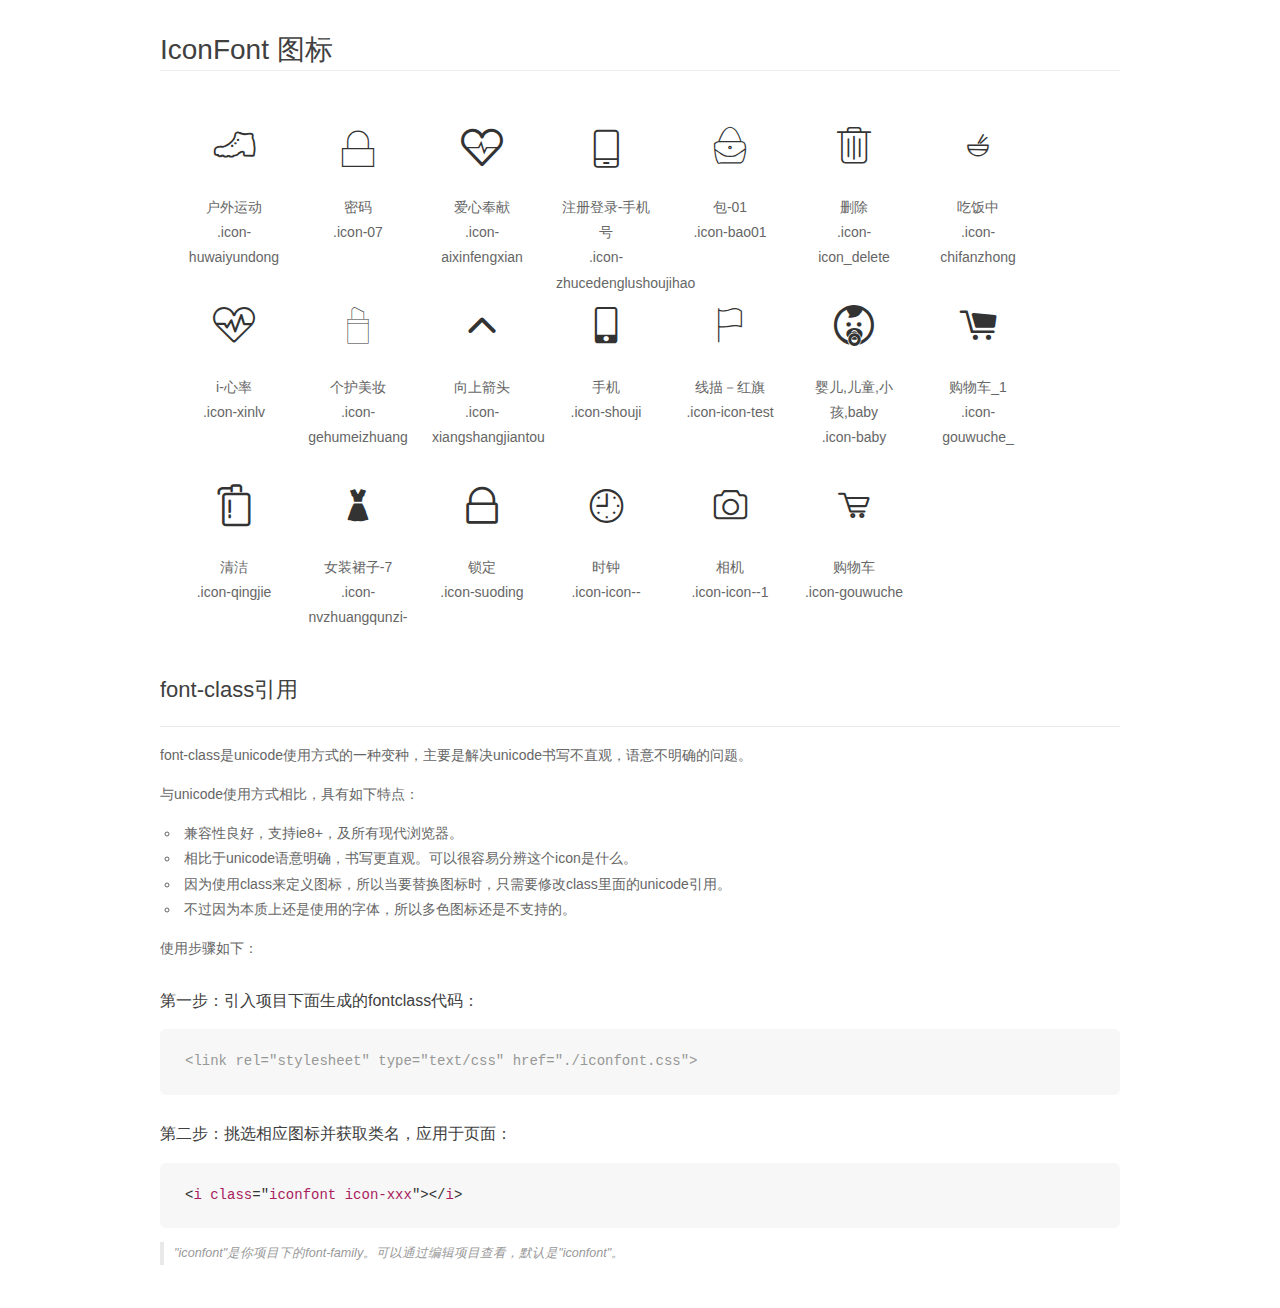
<file: kola/font/demo_fontclass.html>
<!DOCTYPE html>
<html>
<head>
    <meta charset="utf-8"/>
    <title>IconFont</title>
    <link rel="stylesheet" href="demo.css">
    <link rel="stylesheet" href="iconfont.css">
</head>
<body>
    <div class="main markdown">
        <h1>IconFont 图标</h1>
        <ul class="icon_lists clear">
            
                <li>
                <i class="icon iconfont icon-huwaiyundong"></i>
                    <div class="name">户外运动</div>
                    <div class="fontclass">.icon-huwaiyundong</div>
                </li>
            
                <li>
                <i class="icon iconfont icon-07"></i>
                    <div class="name">密码</div>
                    <div class="fontclass">.icon-07</div>
                </li>
            
                <li>
                <i class="icon iconfont icon-aixinfengxian"></i>
                    <div class="name">爱心奉献</div>
                    <div class="fontclass">.icon-aixinfengxian</div>
                </li>
            
                <li>
                <i class="icon iconfont icon-zhucedenglushoujihao"></i>
                    <div class="name">注册登录-手机号</div>
                    <div class="fontclass">.icon-zhucedenglushoujihao</div>
                </li>
            
                <li>
                <i class="icon iconfont icon-bao01"></i>
                    <div class="name">包-01</div>
                    <div class="fontclass">.icon-bao01</div>
                </li>
            
                <li>
                <i class="icon iconfont icon-icon_delete"></i>
                    <div class="name">删除</div>
                    <div class="fontclass">.icon-icon_delete</div>
                </li>
            
                <li>
                <i class="icon iconfont icon-chifanzhong"></i>
                    <div class="name">吃饭中</div>
                    <div class="fontclass">.icon-chifanzhong</div>
                </li>
            
                <li>
                <i class="icon iconfont icon-xinlv"></i>
                    <div class="name">i-心率</div>
                    <div class="fontclass">.icon-xinlv</div>
                </li>
            
                <li>
                <i class="icon iconfont icon-gehumeizhuang"></i>
                    <div class="name">个护美妆</div>
                    <div class="fontclass">.icon-gehumeizhuang</div>
                </li>
            
                <li>
                <i class="icon iconfont icon-xiangshangjiantou"></i>
                    <div class="name">向上箭头</div>
                    <div class="fontclass">.icon-xiangshangjiantou</div>
                </li>
            
                <li>
                <i class="icon iconfont icon-shouji"></i>
                    <div class="name">手机</div>
                    <div class="fontclass">.icon-shouji</div>
                </li>
            
                <li>
                <i class="icon iconfont icon-icon-test"></i>
                    <div class="name">线描－红旗</div>
                    <div class="fontclass">.icon-icon-test</div>
                </li>
            
                <li>
                <i class="icon iconfont icon-baby"></i>
                    <div class="name">婴儿,儿童,小孩,baby</div>
                    <div class="fontclass">.icon-baby</div>
                </li>
            
                <li>
                <i class="icon iconfont icon-gouwuche_"></i>
                    <div class="name">购物车_1</div>
                    <div class="fontclass">.icon-gouwuche_</div>
                </li>
            
                <li>
                <i class="icon iconfont icon-qingjie"></i>
                    <div class="name">清洁</div>
                    <div class="fontclass">.icon-qingjie</div>
                </li>
            
                <li>
                <i class="icon iconfont icon-nvzhuangqunzi-"></i>
                    <div class="name">女装裙子-7</div>
                    <div class="fontclass">.icon-nvzhuangqunzi-</div>
                </li>
            
                <li>
                <i class="icon iconfont icon-suoding"></i>
                    <div class="name">锁定</div>
                    <div class="fontclass">.icon-suoding</div>
                </li>
            
                <li>
                <i class="icon iconfont icon-icon--"></i>
                    <div class="name">时钟</div>
                    <div class="fontclass">.icon-icon--</div>
                </li>
            
                <li>
                <i class="icon iconfont icon-icon--1"></i>
                    <div class="name">相机</div>
                    <div class="fontclass">.icon-icon--1</div>
                </li>
            
                <li>
                <i class="icon iconfont icon-gouwuche"></i>
                    <div class="name">购物车</div>
                    <div class="fontclass">.icon-gouwuche</div>
                </li>
            
        </ul>

        <h2 id="font-class-">font-class引用</h2>
        <hr>

        <p>font-class是unicode使用方式的一种变种，主要是解决unicode书写不直观，语意不明确的问题。</p>
        <p>与unicode使用方式相比，具有如下特点：</p>
        <ul>
        <li>兼容性良好，支持ie8+，及所有现代浏览器。</li>
        <li>相比于unicode语意明确，书写更直观。可以很容易分辨这个icon是什么。</li>
        <li>因为使用class来定义图标，所以当要替换图标时，只需要修改class里面的unicode引用。</li>
        <li>不过因为本质上还是使用的字体，所以多色图标还是不支持的。</li>
        </ul>
        <p>使用步骤如下：</p>
        <h3 id="-fontclass-">第一步：引入项目下面生成的fontclass代码：</h3>


        <pre><code class="lang-js hljs javascript"><span class="hljs-comment">&lt;link rel="stylesheet" type="text/css" href="./iconfont.css"&gt;</span></code></pre>
        <h3 id="-">第二步：挑选相应图标并获取类名，应用于页面：</h3>
        <pre><code class="lang-css hljs">&lt;<span class="hljs-selector-tag">i</span> <span class="hljs-selector-tag">class</span>="<span class="hljs-selector-tag">iconfont</span> <span class="hljs-selector-tag">icon-xxx</span>"&gt;&lt;/<span class="hljs-selector-tag">i</span>&gt;</code></pre>
        <blockquote>
        <p>"iconfont"是你项目下的font-family。可以通过编辑项目查看，默认是"iconfont"。</p>
        </blockquote>
    </div>
</body>
</html>
</file>
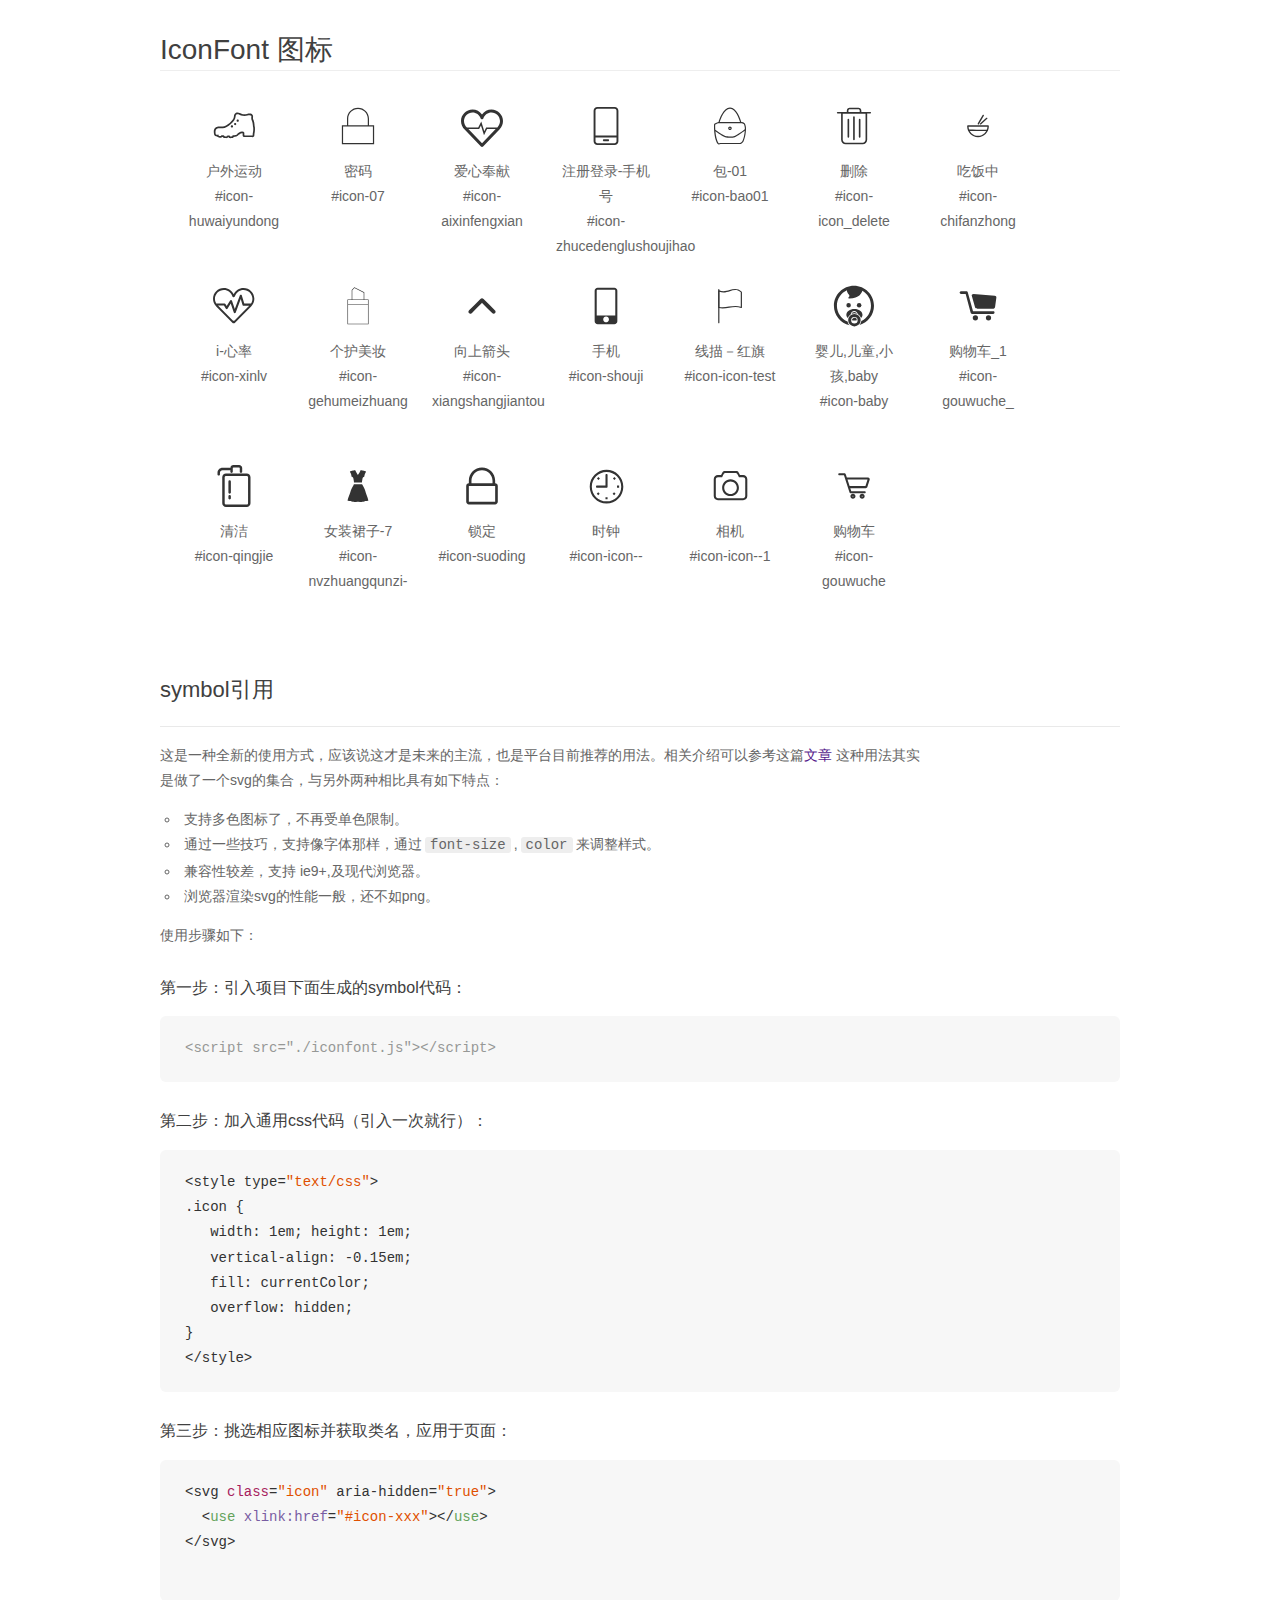
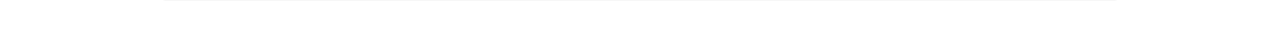
<file: kola/font/demo_symbol.html>
<!DOCTYPE html>
<html>
<head>
    <meta charset="utf-8"/>
    <title>IconFont</title>
    <link rel="stylesheet" href="demo.css">
    <script src="iconfont.js"></script>

    <style type="text/css">
        .icon {
          /* 通过设置 font-size 来改变图标大小 */
          width: 1em; height: 1em;
          /* 图标和文字相邻时，垂直对齐 */
          vertical-align: -0.15em;
          /* 通过设置 color 来改变 SVG 的颜色/fill */
          fill: currentColor;
          /* path 和 stroke 溢出 viewBox 部分在 IE 下会显示
             normalize.css 中也包含这行 */
          overflow: hidden;
        }

    </style>
</head>
<body>
    <div class="main markdown">
        <h1>IconFont 图标</h1>
        <ul class="icon_lists clear">
            
                <li>
                    <svg class="icon" aria-hidden="true">
                        <use xlink:href="#icon-huwaiyundong"></use>
                    </svg>
                    <div class="name">户外运动</div>
                    <div class="fontclass">#icon-huwaiyundong</div>
                </li>
            
                <li>
                    <svg class="icon" aria-hidden="true">
                        <use xlink:href="#icon-07"></use>
                    </svg>
                    <div class="name">密码</div>
                    <div class="fontclass">#icon-07</div>
                </li>
            
                <li>
                    <svg class="icon" aria-hidden="true">
                        <use xlink:href="#icon-aixinfengxian"></use>
                    </svg>
                    <div class="name">爱心奉献</div>
                    <div class="fontclass">#icon-aixinfengxian</div>
                </li>
            
                <li>
                    <svg class="icon" aria-hidden="true">
                        <use xlink:href="#icon-zhucedenglushoujihao"></use>
                    </svg>
                    <div class="name">注册登录-手机号</div>
                    <div class="fontclass">#icon-zhucedenglushoujihao</div>
                </li>
            
                <li>
                    <svg class="icon" aria-hidden="true">
                        <use xlink:href="#icon-bao01"></use>
                    </svg>
                    <div class="name">包-01</div>
                    <div class="fontclass">#icon-bao01</div>
                </li>
            
                <li>
                    <svg class="icon" aria-hidden="true">
                        <use xlink:href="#icon-icon_delete"></use>
                    </svg>
                    <div class="name">删除</div>
                    <div class="fontclass">#icon-icon_delete</div>
                </li>
            
                <li>
                    <svg class="icon" aria-hidden="true">
                        <use xlink:href="#icon-chifanzhong"></use>
                    </svg>
                    <div class="name">吃饭中</div>
                    <div class="fontclass">#icon-chifanzhong</div>
                </li>
            
                <li>
                    <svg class="icon" aria-hidden="true">
                        <use xlink:href="#icon-xinlv"></use>
                    </svg>
                    <div class="name">i-心率</div>
                    <div class="fontclass">#icon-xinlv</div>
                </li>
            
                <li>
                    <svg class="icon" aria-hidden="true">
                        <use xlink:href="#icon-gehumeizhuang"></use>
                    </svg>
                    <div class="name">个护美妆</div>
                    <div class="fontclass">#icon-gehumeizhuang</div>
                </li>
            
                <li>
                    <svg class="icon" aria-hidden="true">
                        <use xlink:href="#icon-xiangshangjiantou"></use>
                    </svg>
                    <div class="name">向上箭头</div>
                    <div class="fontclass">#icon-xiangshangjiantou</div>
                </li>
            
                <li>
                    <svg class="icon" aria-hidden="true">
                        <use xlink:href="#icon-shouji"></use>
                    </svg>
                    <div class="name">手机</div>
                    <div class="fontclass">#icon-shouji</div>
                </li>
            
                <li>
                    <svg class="icon" aria-hidden="true">
                        <use xlink:href="#icon-icon-test"></use>
                    </svg>
                    <div class="name">线描－红旗</div>
                    <div class="fontclass">#icon-icon-test</div>
                </li>
            
                <li>
                    <svg class="icon" aria-hidden="true">
                        <use xlink:href="#icon-baby"></use>
                    </svg>
                    <div class="name">婴儿,儿童,小孩,baby</div>
                    <div class="fontclass">#icon-baby</div>
                </li>
            
                <li>
                    <svg class="icon" aria-hidden="true">
                        <use xlink:href="#icon-gouwuche_"></use>
                    </svg>
                    <div class="name">购物车_1</div>
                    <div class="fontclass">#icon-gouwuche_</div>
                </li>
            
                <li>
                    <svg class="icon" aria-hidden="true">
                        <use xlink:href="#icon-qingjie"></use>
                    </svg>
                    <div class="name">清洁</div>
                    <div class="fontclass">#icon-qingjie</div>
                </li>
            
                <li>
                    <svg class="icon" aria-hidden="true">
                        <use xlink:href="#icon-nvzhuangqunzi-"></use>
                    </svg>
                    <div class="name">女装裙子-7</div>
                    <div class="fontclass">#icon-nvzhuangqunzi-</div>
                </li>
            
                <li>
                    <svg class="icon" aria-hidden="true">
                        <use xlink:href="#icon-suoding"></use>
                    </svg>
                    <div class="name">锁定</div>
                    <div class="fontclass">#icon-suoding</div>
                </li>
            
                <li>
                    <svg class="icon" aria-hidden="true">
                        <use xlink:href="#icon-icon--"></use>
                    </svg>
                    <div class="name">时钟</div>
                    <div class="fontclass">#icon-icon--</div>
                </li>
            
                <li>
                    <svg class="icon" aria-hidden="true">
                        <use xlink:href="#icon-icon--1"></use>
                    </svg>
                    <div class="name">相机</div>
                    <div class="fontclass">#icon-icon--1</div>
                </li>
            
                <li>
                    <svg class="icon" aria-hidden="true">
                        <use xlink:href="#icon-gouwuche"></use>
                    </svg>
                    <div class="name">购物车</div>
                    <div class="fontclass">#icon-gouwuche</div>
                </li>
            
        </ul>


        <h2 id="symbol-">symbol引用</h2>
        <hr>

        <p>这是一种全新的使用方式，应该说这才是未来的主流，也是平台目前推荐的用法。相关介绍可以参考这篇<a href="">文章</a>
        这种用法其实是做了一个svg的集合，与另外两种相比具有如下特点：</p>
        <ul>
          <li>支持多色图标了，不再受单色限制。</li>
          <li>通过一些技巧，支持像字体那样，通过<code>font-size</code>,<code>color</code>来调整样式。</li>
          <li>兼容性较差，支持 ie9+,及现代浏览器。</li>
          <li>浏览器渲染svg的性能一般，还不如png。</li>
        </ul>
        <p>使用步骤如下：</p>
        <h3 id="-symbol-">第一步：引入项目下面生成的symbol代码：</h3>
        <pre><code class="lang-js hljs javascript"><span class="hljs-comment">&lt;script src="./iconfont.js"&gt;&lt;/script&gt;</span></code></pre>
        <h3 id="-css-">第二步：加入通用css代码（引入一次就行）：</h3>
        <pre><code class="lang-js hljs javascript">&lt;style type=<span class="hljs-string">"text/css"</span>&gt;
.icon {
   width: <span class="hljs-number">1</span>em; height: <span class="hljs-number">1</span>em;
   vertical-align: <span class="hljs-number">-0.15</span>em;
   fill: currentColor;
   overflow: hidden;
}
&lt;<span class="hljs-regexp">/style&gt;</span></code></pre>
        <h3 id="-">第三步：挑选相应图标并获取类名，应用于页面：</h3>
        <pre><code class="lang-js hljs javascript">&lt;svg <span class="hljs-class"><span class="hljs-keyword">class</span></span>=<span class="hljs-string">"icon"</span> aria-hidden=<span class="hljs-string">"true"</span>&gt;<span class="xml"><span class="hljs-tag">
  &lt;<span class="hljs-name">use</span> <span class="hljs-attr">xlink:href</span>=<span class="hljs-string">"#icon-xxx"</span>&gt;</span><span class="hljs-tag">&lt;/<span class="hljs-name">use</span>&gt;</span>
</span>&lt;<span class="hljs-regexp">/svg&gt;
        </span></code></pre>
    </div>
</body>
</html>
</file>
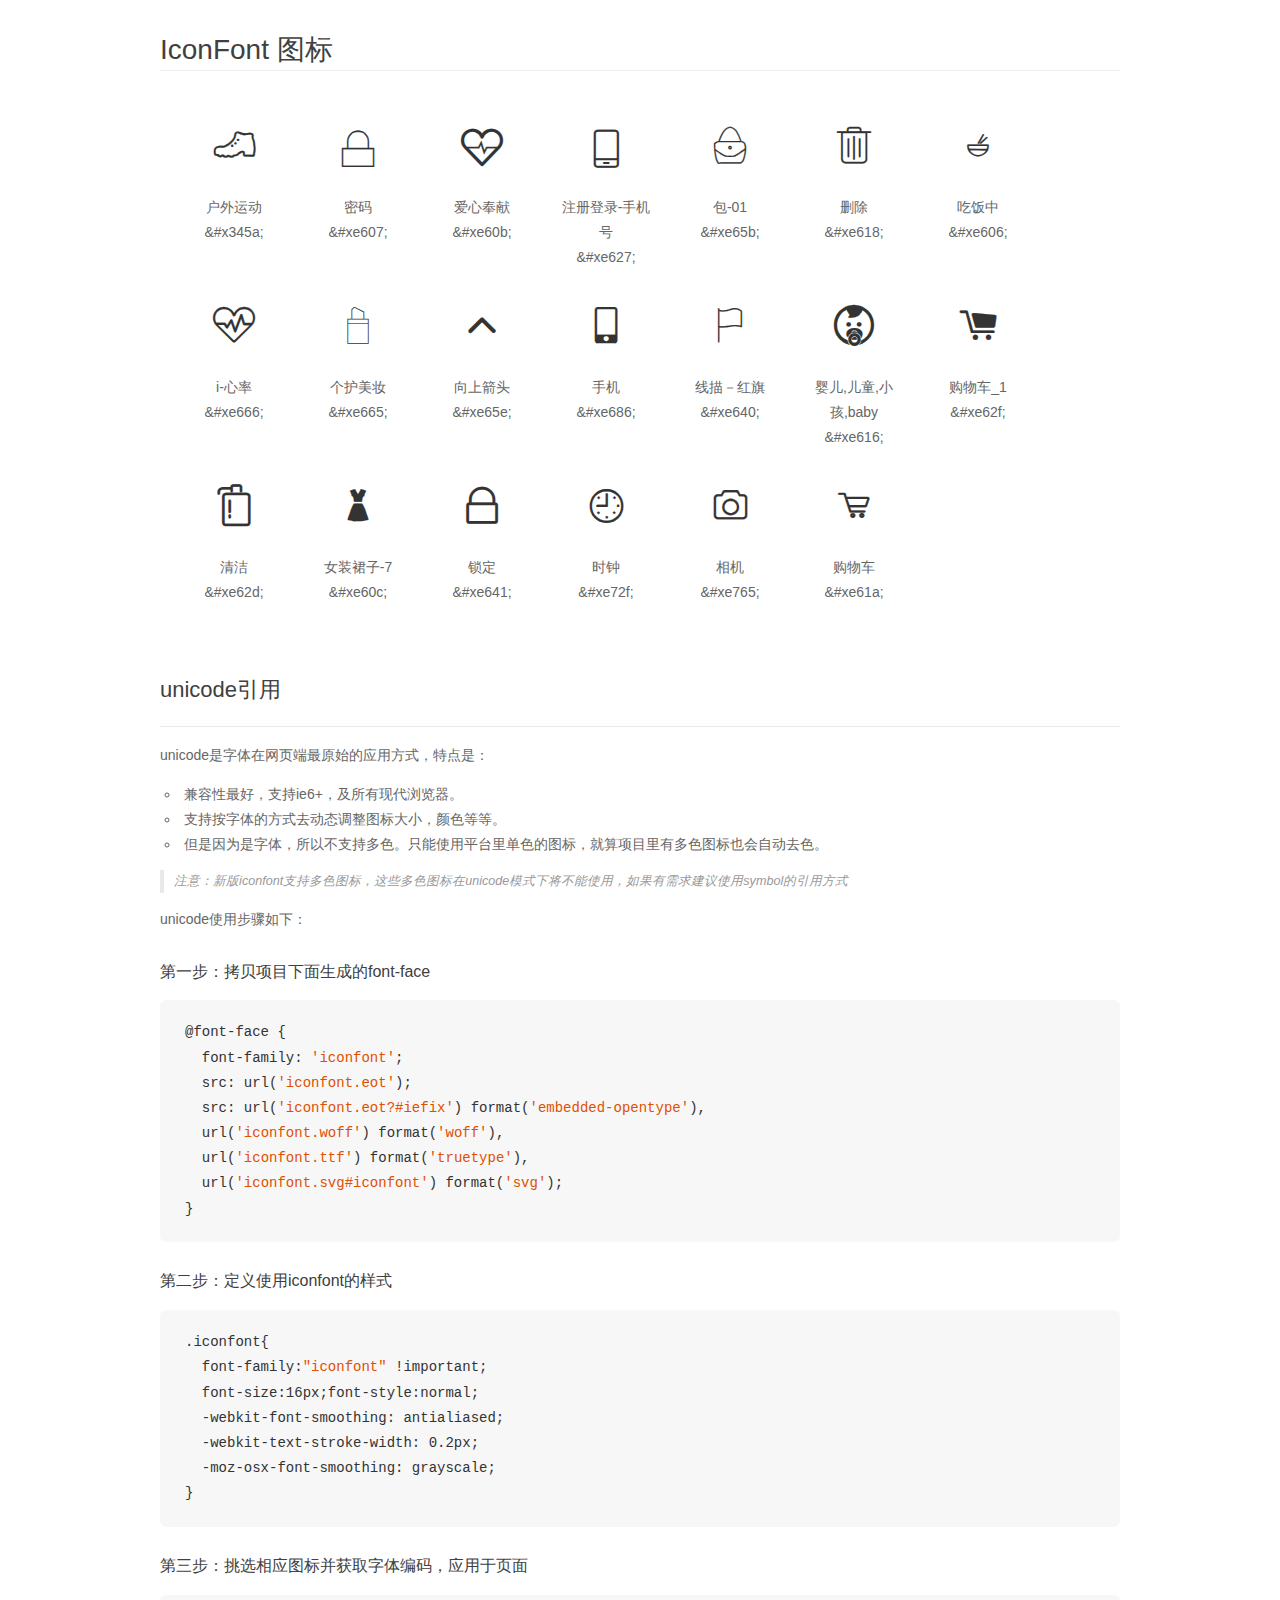
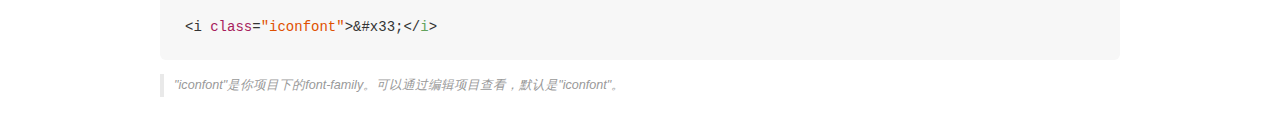
<file: kola/font/demo_unicode.html>
<!DOCTYPE html>
<html>
<head>
    <meta charset="utf-8"/>
    <title>IconFont</title>
    <link rel="stylesheet" href="demo.css">

    <style type="text/css">

        @font-face {font-family: "iconfont";
          src: url('iconfont.eot'); /* IE9*/
          src: url('iconfont.eot#iefix') format('embedded-opentype'), /* IE6-IE8 */
          url('iconfont.woff') format('woff'), /* chrome, firefox */
          url('iconfont.ttf') format('truetype'), /* chrome, firefox, opera, Safari, Android, iOS 4.2+*/
          url('iconfont.svg#iconfont') format('svg'); /* iOS 4.1- */
        }

        .iconfont {
          font-family:"iconfont" !important;
          font-size:16px;
          font-style:normal;
          -webkit-font-smoothing: antialiased;
          -webkit-text-stroke-width: 0.2px;
          -moz-osx-font-smoothing: grayscale;
        }

    </style>
</head>
<body>
    <div class="main markdown">
        <h1>IconFont 图标</h1>
        <ul class="icon_lists clear">
            
                <li>
                <i class="icon iconfont">&#x345a;</i>
                    <div class="name">户外运动</div>
                    <div class="code">&amp;#x345a;</div>
                </li>
            
                <li>
                <i class="icon iconfont">&#xe607;</i>
                    <div class="name">密码</div>
                    <div class="code">&amp;#xe607;</div>
                </li>
            
                <li>
                <i class="icon iconfont">&#xe60b;</i>
                    <div class="name">爱心奉献</div>
                    <div class="code">&amp;#xe60b;</div>
                </li>
            
                <li>
                <i class="icon iconfont">&#xe627;</i>
                    <div class="name">注册登录-手机号</div>
                    <div class="code">&amp;#xe627;</div>
                </li>
            
                <li>
                <i class="icon iconfont">&#xe65b;</i>
                    <div class="name">包-01</div>
                    <div class="code">&amp;#xe65b;</div>
                </li>
            
                <li>
                <i class="icon iconfont">&#xe618;</i>
                    <div class="name">删除</div>
                    <div class="code">&amp;#xe618;</div>
                </li>
            
                <li>
                <i class="icon iconfont">&#xe606;</i>
                    <div class="name">吃饭中</div>
                    <div class="code">&amp;#xe606;</div>
                </li>
            
                <li>
                <i class="icon iconfont">&#xe666;</i>
                    <div class="name">i-心率</div>
                    <div class="code">&amp;#xe666;</div>
                </li>
            
                <li>
                <i class="icon iconfont">&#xe665;</i>
                    <div class="name">个护美妆</div>
                    <div class="code">&amp;#xe665;</div>
                </li>
            
                <li>
                <i class="icon iconfont">&#xe65e;</i>
                    <div class="name">向上箭头</div>
                    <div class="code">&amp;#xe65e;</div>
                </li>
            
                <li>
                <i class="icon iconfont">&#xe686;</i>
                    <div class="name">手机</div>
                    <div class="code">&amp;#xe686;</div>
                </li>
            
                <li>
                <i class="icon iconfont">&#xe640;</i>
                    <div class="name">线描－红旗</div>
                    <div class="code">&amp;#xe640;</div>
                </li>
            
                <li>
                <i class="icon iconfont">&#xe616;</i>
                    <div class="name">婴儿,儿童,小孩,baby</div>
                    <div class="code">&amp;#xe616;</div>
                </li>
            
                <li>
                <i class="icon iconfont">&#xe62f;</i>
                    <div class="name">购物车_1</div>
                    <div class="code">&amp;#xe62f;</div>
                </li>
            
                <li>
                <i class="icon iconfont">&#xe62d;</i>
                    <div class="name">清洁</div>
                    <div class="code">&amp;#xe62d;</div>
                </li>
            
                <li>
                <i class="icon iconfont">&#xe60c;</i>
                    <div class="name">女装裙子-7</div>
                    <div class="code">&amp;#xe60c;</div>
                </li>
            
                <li>
                <i class="icon iconfont">&#xe641;</i>
                    <div class="name">锁定</div>
                    <div class="code">&amp;#xe641;</div>
                </li>
            
                <li>
                <i class="icon iconfont">&#xe72f;</i>
                    <div class="name">时钟</div>
                    <div class="code">&amp;#xe72f;</div>
                </li>
            
                <li>
                <i class="icon iconfont">&#xe765;</i>
                    <div class="name">相机</div>
                    <div class="code">&amp;#xe765;</div>
                </li>
            
                <li>
                <i class="icon iconfont">&#xe61a;</i>
                    <div class="name">购物车</div>
                    <div class="code">&amp;#xe61a;</div>
                </li>
            
        </ul>
        <h2 id="unicode-">unicode引用</h2>
        <hr>

        <p>unicode是字体在网页端最原始的应用方式，特点是：</p>
        <ul>
        <li>兼容性最好，支持ie6+，及所有现代浏览器。</li>
        <li>支持按字体的方式去动态调整图标大小，颜色等等。</li>
        <li>但是因为是字体，所以不支持多色。只能使用平台里单色的图标，就算项目里有多色图标也会自动去色。</li>
        </ul>
        <blockquote>
        <p>注意：新版iconfont支持多色图标，这些多色图标在unicode模式下将不能使用，如果有需求建议使用symbol的引用方式</p>
        </blockquote>
        <p>unicode使用步骤如下：</p>
        <h3 id="-font-face">第一步：拷贝项目下面生成的font-face</h3>
        <pre><code class="lang-js hljs javascript">@font-face {
  font-family: <span class="hljs-string">'iconfont'</span>;
  src: url(<span class="hljs-string">'iconfont.eot'</span>);
  src: url(<span class="hljs-string">'iconfont.eot?#iefix'</span>) format(<span class="hljs-string">'embedded-opentype'</span>),
  url(<span class="hljs-string">'iconfont.woff'</span>) format(<span class="hljs-string">'woff'</span>),
  url(<span class="hljs-string">'iconfont.ttf'</span>) format(<span class="hljs-string">'truetype'</span>),
  url(<span class="hljs-string">'iconfont.svg#iconfont'</span>) format(<span class="hljs-string">'svg'</span>);
}
</code></pre>
        <h3 id="-iconfont-">第二步：定义使用iconfont的样式</h3>
        <pre><code class="lang-js hljs javascript">.iconfont{
  font-family:<span class="hljs-string">"iconfont"</span> !important;
  font-size:<span class="hljs-number">16</span>px;font-style:normal;
  -webkit-font-smoothing: antialiased;
  -webkit-text-stroke-width: <span class="hljs-number">0.2</span>px;
  -moz-osx-font-smoothing: grayscale;
}
</code></pre>
        <h3 id="-">第三步：挑选相应图标并获取字体编码，应用于页面</h3>
        <pre><code class="lang-js hljs javascript">&lt;i <span class="hljs-class"><span class="hljs-keyword">class</span></span>=<span class="hljs-string">"iconfont"</span>&gt;&amp;#x33;<span class="xml"><span class="hljs-tag">&lt;/<span class="hljs-name">i</span>&gt;</span></span></code></pre>

        <blockquote>
        <p>"iconfont"是你项目下的font-family。可以通过编辑项目查看，默认是"iconfont"。</p>
        </blockquote>
    </div>


</body>
</html>
</file>
<file: kola/font/iconfont.css>
@font-face {font-family: "iconfont";
  src: url('iconfont.eot?t=1525962068583'); /* IE9*/
  src: url('iconfont.eot?t=1525962068583#iefix') format('embedded-opentype'), /* IE6-IE8 */
  url('[data-uri]') format('woff'),
  url('iconfont.ttf?t=1525962068583') format('truetype'), /* chrome, firefox, opera, Safari, Android, iOS 4.2+*/
  url('iconfont.svg?t=1525962068583#iconfont') format('svg'); /* iOS 4.1- */
}

.iconfont {
  font-family:"iconfont" !important;
  font-size:16px;
  font-style:normal;
  -webkit-font-smoothing: antialiased;
  -moz-osx-font-smoothing: grayscale;
}

.icon-huwaiyundong:before { content: "\345a"; }

.icon-07:before { content: "\e607"; }

.icon-aixinfengxian:before { content: "\e60b"; }

.icon-zhucedenglushoujihao:before { content: "\e627"; }

.icon-bao01:before { content: "\e65b"; }

.icon-icon_delete:before { content: "\e618"; }

.icon-chifanzhong:before { content: "\e606"; }

.icon-xinlv:before { content: "\e666"; }

.icon-gehumeizhuang:before { content: "\e665"; }

.icon-xiangshangjiantou:before { content: "\e65e"; }

.icon-shouji:before { content: "\e686"; }

.icon-icon-test:before { content: "\e640"; }

.icon-baby:before { content: "\e616"; }

.icon-gouwuche_:before { content: "\e62f"; }

.icon-qingjie:before { content: "\e62d"; }

.icon-nvzhuangqunzi-:before { content: "\e60c"; }

.icon-suoding:before { content: "\e641"; }

.icon-icon--:before { content: "\e72f"; }

.icon-icon--1:before { content: "\e765"; }

.icon-gouwuche:before { content: "\e61a"; }
</file>
<file: kola/font/demo.css>
*{margin: 0;padding: 0;list-style: none;}
/*
KISSY CSS Reset
理念：1. reset 的目的不是清除浏览器的默认样式，这仅是部分工作。清除和重置是紧密不可分的。
2. reset 的目的不是让默认样式在所有浏览器下一致，而是减少默认样式有可能带来的问题。
3. reset 期望提供一套普适通用的基础样式。但没有银弹，推荐根据具体需求，裁剪和修改后再使用。
特色：1. 适应中文；2. 基于最新主流浏览器。
维护：玉伯<lifesinger@gmail.com>, 正淳<ragecarrier@gmail.com>
 */

/** 清除内外边距 **/
body, h1, h2, h3, h4, h5, h6, hr, p, blockquote, /* structural elements 结构元素 */
dl, dt, dd, ul, ol, li, /* list elements 列表元素 */
pre, /* text formatting elements 文本格式元素 */
form, fieldset, legend, button, input, textarea, /* form elements 表单元素 */
th, td /* table elements 表格元素 */ {
  margin: 0;
  padding: 0;
}

/** 设置默认字体 **/
body,
button, input, select, textarea /* for ie */ {
  font: 12px/1.5 tahoma, arial, \5b8b\4f53, sans-serif;
}
h1, h2, h3, h4, h5, h6 { font-size: 100%; }
address, cite, dfn, em, var { font-style: normal; } /* 将斜体扶正 */
code, kbd, pre, samp { font-family: courier new, courier, monospace; } /* 统一等宽字体 */
small { font-size: 12px; } /* 小于 12px 的中文很难阅读，让 small 正常化 */

/** 重置列表元素 **/
ul, ol { list-style: none; }

/** 重置文本格式元素 **/
a { text-decoration: none; }
a:hover { text-decoration: underline; }


/** 重置表单元素 **/
legend { color: #000; } /* for ie6 */
fieldset, img { border: 0; } /* img 搭车：让链接里的 img 无边框 */
button, input, select, textarea { font-size: 100%; } /* 使得表单元素在 ie 下能继承字体大小 */
/* 注：optgroup 无法扶正 */

/** 重置表格元素 **/
table { border-collapse: collapse; border-spacing: 0; }

/* 清除浮动 */
.ks-clear:after, .clear:after {
  content: '\20';
  display: block;
  height: 0;
  clear: both;
}
.ks-clear, .clear {
  *zoom: 1;
}

.main {
  padding: 30px 100px;
width: 960px;
margin: 0 auto;
}
.main h1{font-size:36px; color:#333; text-align:left;margin-bottom:30px; border-bottom: 1px solid #eee;}

.helps{margin-top:40px;}
.helps pre{
  padding:20px;
  margin:10px 0;
  border:solid 1px #e7e1cd;
  background-color: #fffdef;
  overflow: auto;
}

.icon_lists{
  width: 100% !important;

}

.icon_lists li{
  float:left;
  width: 100px;
  height:180px;
  text-align: center;
  list-style: none !important;
}
.icon_lists .icon{
  font-size: 42px;
  line-height: 100px;
  margin: 10px 0;
  color:#333;
  -webkit-transition: font-size 0.25s ease-out 0s;
  -moz-transition: font-size 0.25s ease-out 0s;
  transition: font-size 0.25s ease-out 0s;

}
.icon_lists .icon:hover{
  font-size: 100px;
}



.markdown {
  color: #666;
  font-size: 14px;
  line-height: 1.8;
}

.highlight {
  line-height: 1.5;
}

.markdown img {
  vertical-align: middle;
  max-width: 100%;
}

.markdown h1 {
  color: #404040;
  font-weight: 500;
  line-height: 40px;
  margin-bottom: 24px;
}

.markdown h2,
.markdown h3,
.markdown h4,
.markdown h5,
.markdown h6 {
  color: #404040;
  margin: 1.6em 0 0.6em 0;
  font-weight: 500;
  clear: both;
}

.markdown h1 {
  font-size: 28px;
}

.markdown h2 {
  font-size: 22px;
}

.markdown h3 {
  font-size: 16px;
}

.markdown h4 {
  font-size: 14px;
}

.markdown h5 {
  font-size: 12px;
}

.markdown h6 {
  font-size: 12px;
}

.markdown hr {
  height: 1px;
  border: 0;
  background: #e9e9e9;
  margin: 16px 0;
  clear: both;
}

.markdown p,
.markdown pre {
  margin: 1em 0;
}

.markdown > p,
.markdown > blockquote,
.markdown > .highlight,
.markdown > ol,
.markdown > ul {
  width: 80%;
}

.markdown ul > li {
  list-style: circle;
}

.markdown > ul li,
.markdown blockquote ul > li {
  margin-left: 20px;
  padding-left: 4px;
}

.markdown > ul li p,
.markdown > ol li p {
  margin: 0.6em 0;
}

.markdown ol > li {
  list-style: decimal;
}

.markdown > ol li,
.markdown blockquote ol > li {
  margin-left: 20px;
  padding-left: 4px;
}

.markdown code {
  margin: 0 3px;
  padding: 0 5px;
  background: #eee;
  border-radius: 3px;
}

.markdown pre {
  border-radius: 6px;
  background: #f7f7f7;
  padding: 20px;
}

.markdown pre code {
  border: none;
  background: #f7f7f7;
  margin: 0;
}

.markdown strong,
.markdown b {
  font-weight: 600;
}

.markdown > table {
  border-collapse: collapse;
  border-spacing: 0px;
  empty-cells: show;
  border: 1px solid #e9e9e9;
  width: 95%;
  margin-bottom: 24px;
}

.markdown > table th {
  white-space: nowrap;
  color: #333;
  font-weight: 600;

}

.markdown > table th,
.markdown > table td {
  border: 1px solid #e9e9e9;
  padding: 8px 16px;
  text-align: left;
}

.markdown > table th {
  background: #F7F7F7;
}

.markdown blockquote {
  font-size: 90%;
  color: #999;
  border-left: 4px solid #e9e9e9;
  padding-left: 0.8em;
  margin: 1em 0;
  font-style: italic;
}

.markdown blockquote p {
  margin: 0;
}

.markdown .anchor {
  opacity: 0;
  transition: opacity 0.3s ease;
  margin-left: 8px;
}

.markdown .waiting {
  color: #ccc;
}

.markdown h1:hover .anchor,
.markdown h2:hover .anchor,
.markdown h3:hover .anchor,
.markdown h4:hover .anchor,
.markdown h5:hover .anchor,
.markdown h6:hover .anchor {
  opacity: 1;
  display: inline-block;
}

.markdown > br,
.markdown > p > br {
  clear: both;
}


.hljs {
  display: block;
  background: white;
  padding: 0.5em;
  color: #333333;
  overflow-x: auto;
}

.hljs-comment,
.hljs-meta {
  color: #969896;
}

.hljs-string,
.hljs-variable,
.hljs-template-variable,
.hljs-strong,
.hljs-emphasis,
.hljs-quote {
  color: #df5000;
}

.hljs-keyword,
.hljs-selector-tag,
.hljs-type {
  color: #a71d5d;
}

.hljs-literal,
.hljs-symbol,
.hljs-bullet,
.hljs-attribute {
  color: #0086b3;
}

.hljs-section,
.hljs-name {
  color: #63a35c;
}

.hljs-tag {
  color: #333333;
}

.hljs-title,
.hljs-attr,
.hljs-selector-id,
.hljs-selector-class,
.hljs-selector-attr,
.hljs-selector-pseudo {
  color: #795da3;
}

.hljs-addition {
  color: #55a532;
  background-color: #eaffea;
}

.hljs-deletion {
  color: #bd2c00;
  background-color: #ffecec;
}

.hljs-link {
  text-decoration: underline;
}

pre{
  background: #fff;
}
</file>
